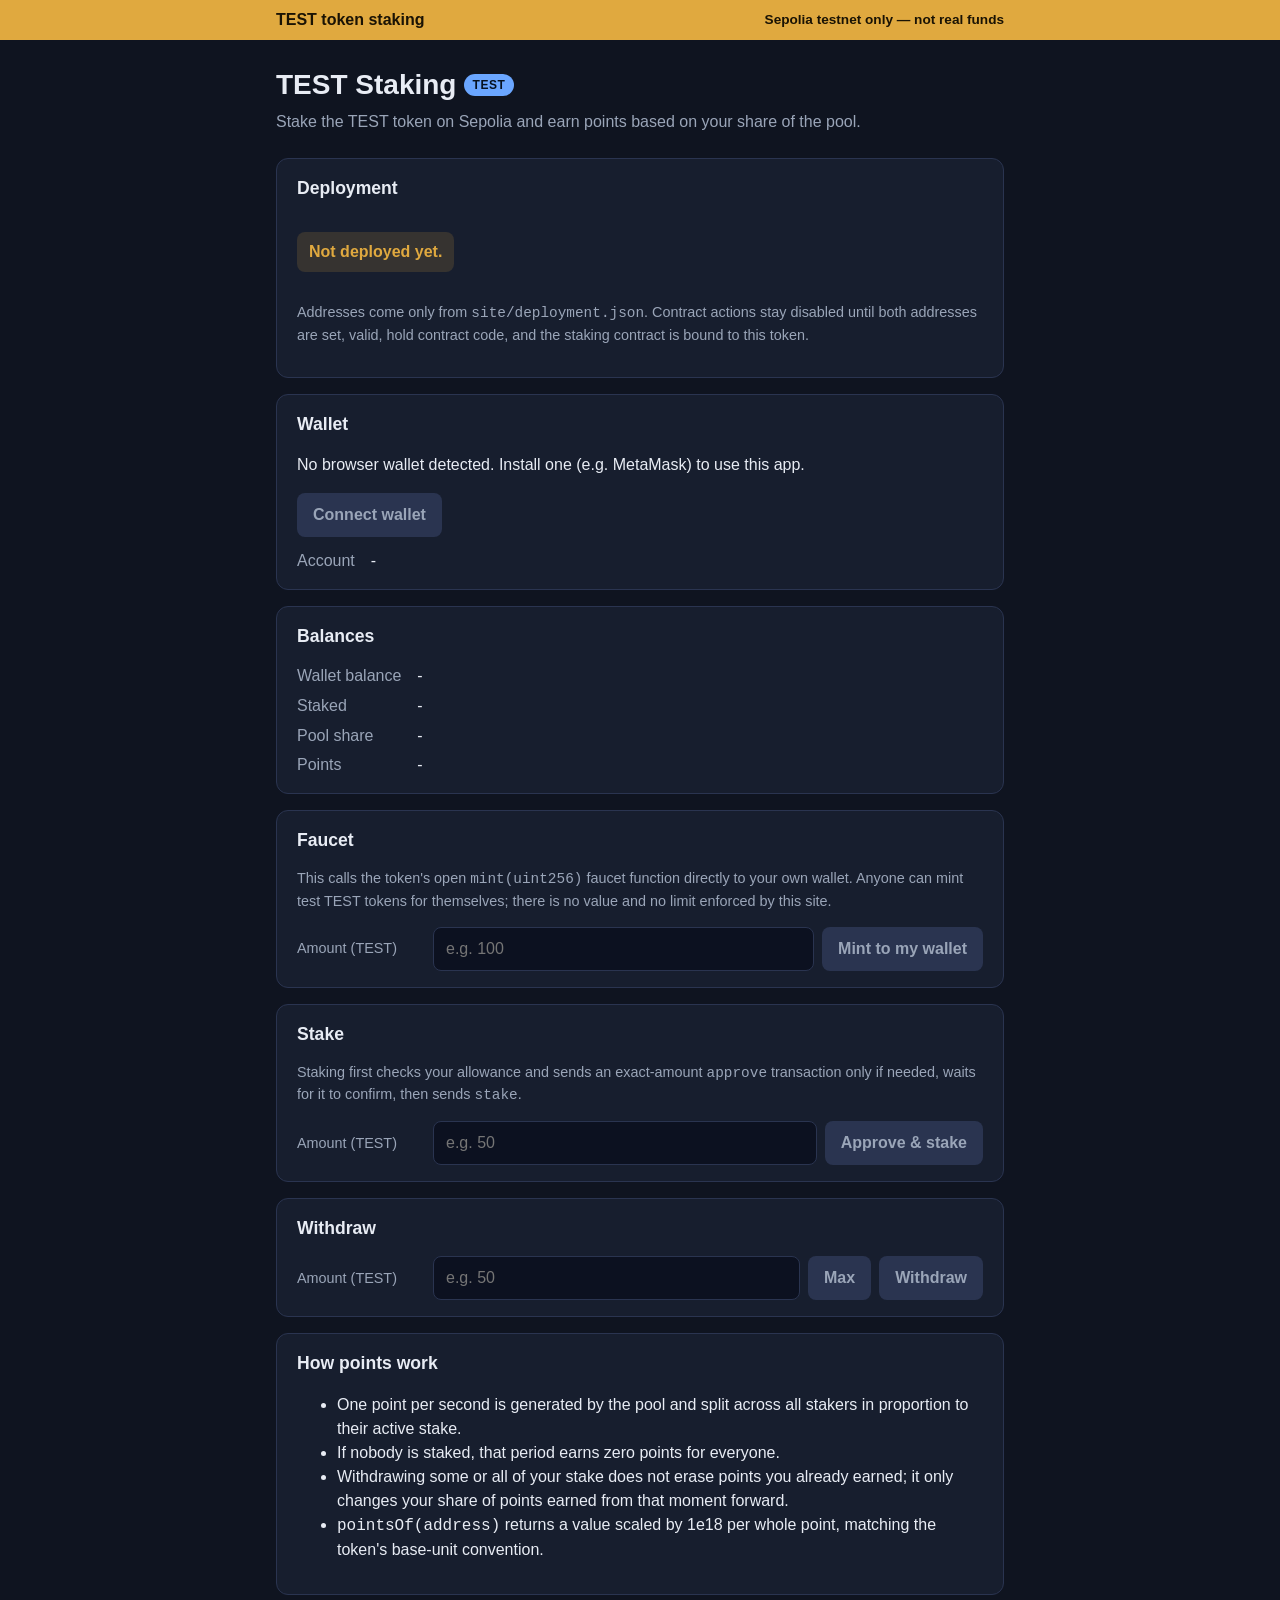
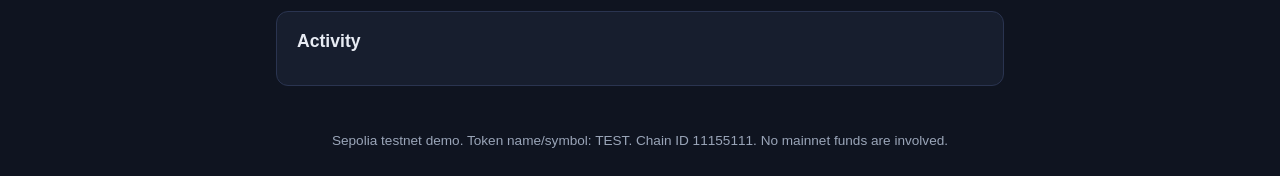
<file: site/index.html>
<!DOCTYPE html>
<html lang="en">
<head>
<meta charset="utf-8">
<meta name="viewport" content="width=device-width, initial-scale=1">
<title>TEST Staking — Sepolia Testnet</title>
<link rel="stylesheet" href="styles.css">
</head>
<body>
<a class="skip-link" href="#main">Skip to content</a>

<header class="banner" role="banner">
  <div class="banner-inner">
    <strong>TEST token staking</strong>
    <span class="badge" aria-label="network">Sepolia testnet only — not real funds</span>
  </div>
</header>

<header class="site-header">
  <h1>TEST Staking <span class="chip">TEST</span></h1>
  <p class="subtitle">Stake the TEST token on Sepolia and earn points based on your share of the pool.</p>
</header>

<main id="main">

  <section class="card" aria-labelledby="deploy-heading">
    <h2 id="deploy-heading">Deployment</h2>
    <p id="deploy-status" class="status status-pending" role="status">Checking deployment.json...</p>
    <p class="hint">Addresses come only from <code>site/deployment.json</code>. Contract actions stay disabled until both addresses are set, valid, hold contract code, and the staking contract is bound to this token.</p>
  </section>

  <section class="card" aria-labelledby="wallet-heading">
    <h2 id="wallet-heading">Wallet</h2>
    <p id="wallet-status" role="status">Checking for a browser wallet...</p>
    <div class="actions">
      <button id="connect-btn" type="button">Connect wallet</button>
      <button id="switch-chain-btn" type="button" hidden>Switch to Sepolia</button>
    </div>
    <dl class="kv">
      <dt>Account</dt><dd id="account">-</dd>
    </dl>
  </section>

  <section class="card" aria-labelledby="balances-heading">
    <h2 id="balances-heading">Balances</h2>
    <dl class="kv">
      <dt>Wallet balance</dt><dd id="balance">-</dd>
      <dt>Staked</dt><dd id="staked">-</dd>
      <dt>Pool share</dt><dd id="pool-share">-</dd>
      <dt>Points</dt><dd id="points">-</dd>
    </dl>
  </section>

  <section class="card" aria-labelledby="faucet-heading">
    <h2 id="faucet-heading">Faucet</h2>
    <p class="hint">This calls the token's open <code>mint(uint256)</code> faucet function directly to your own wallet. Anyone can mint test TEST tokens for themselves; there is no value and no limit enforced by this site.</p>
    <div class="field-row">
      <label for="faucet-amount">Amount (TEST)</label>
      <input id="faucet-amount" type="text" inputmode="decimal" placeholder="e.g. 100" autocomplete="off">
      <button id="faucet-btn" type="button" disabled>Mint to my wallet</button>
    </div>
  </section>

  <section class="card" aria-labelledby="stake-heading">
    <h2 id="stake-heading">Stake</h2>
    <p class="hint">Staking first checks your allowance and sends an exact-amount <code>approve</code> transaction only if needed, waits for it to confirm, then sends <code>stake</code>.</p>
    <div class="field-row">
      <label for="stake-amount">Amount (TEST)</label>
      <input id="stake-amount" type="text" inputmode="decimal" placeholder="e.g. 50" autocomplete="off">
      <button id="stake-btn" type="button" disabled>Approve &amp; stake</button>
    </div>
  </section>

  <section class="card" aria-labelledby="withdraw-heading">
    <h2 id="withdraw-heading">Withdraw</h2>
    <div class="field-row">
      <label for="withdraw-amount">Amount (TEST)</label>
      <input id="withdraw-amount" type="text" inputmode="decimal" placeholder="e.g. 50" autocomplete="off">
      <button id="withdraw-max-btn" type="button" disabled>Max</button>
      <button id="withdraw-btn" type="button" disabled>Withdraw</button>
    </div>
  </section>

  <section class="card" aria-labelledby="points-heading">
    <h2 id="points-heading">How points work</h2>
    <ul>
      <li>One point per second is generated by the pool and split across all stakers in proportion to their active stake.</li>
      <li>If nobody is staked, that period earns zero points for everyone.</li>
      <li>Withdrawing some or all of your stake does not erase points you already earned; it only changes your share of points earned from that moment forward.</li>
      <li><code>pointsOf(address)</code> returns a value scaled by 1e18 per whole point, matching the token's base-unit convention.</li>
    </ul>
  </section>

  <section class="card" aria-labelledby="activity-heading">
    <h2 id="activity-heading">Activity</h2>
    <ul id="activity-log" class="activity-log" aria-live="polite"></ul>
  </section>

</main>

<footer class="site-footer">
  <p>Sepolia testnet demo. Token name/symbol: TEST. Chain ID 11155111. No mainnet funds are involved.</p>
</footer>

<script src="lib.js"></script>
<script src="app.js"></script>
</body>
</html>
</file>
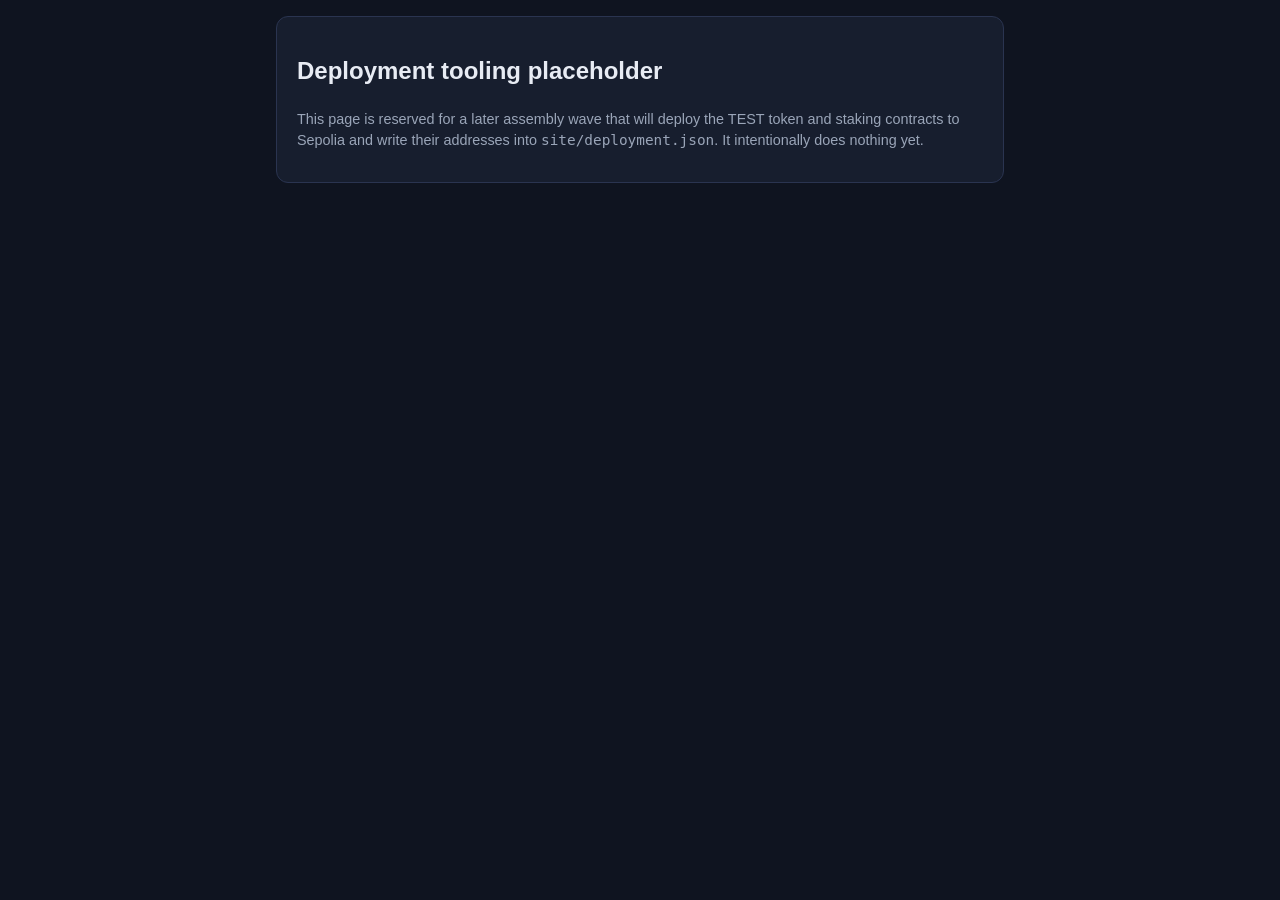
<file: site/deploy.html>
<!DOCTYPE html>
<html lang="en">
<head>
<meta charset="utf-8">
<meta name="viewport" content="width=device-width, initial-scale=1">
<title>TEST Staking — Deploy (placeholder)</title>
<link rel="stylesheet" href="styles.css">
</head>
<body>
<main id="main" style="max-width:760px;margin:0 auto;padding:1rem;">
  <section class="card">
    <h1>Deployment tooling placeholder</h1>
    <p class="hint">
      This page is reserved for a later assembly wave that will deploy the TEST token
      and staking contracts to Sepolia and write their addresses into
      <code>site/deployment.json</code>. It intentionally does nothing yet.
    </p>
  </section>
</main>
<script src="deploy.js"></script>
</body>
</html>
</file>
<file: site/styles.css>
:root {
  color-scheme: light dark;
  --bg: #0f1420;
  --card-bg: #171e2e;
  --text: #e8ecf4;
  --muted: #9aa5b8;
  --accent: #6aa6ff;
  --ok: #3fbf6f;
  --warn: #e0a93f;
  --error: #e05f5f;
  --border: #2a3450;
  font-size: 16px;
}

* { box-sizing: border-box; }

body {
  margin: 0;
  background: var(--bg);
  color: var(--text);
  font-family: -apple-system, BlinkMacSystemFont, "Segoe UI", Roboto, Helvetica, Arial, sans-serif;
  line-height: 1.5;
}

.skip-link {
  position: absolute;
  left: -999px;
  top: auto;
}
.skip-link:focus {
  left: 0.5rem;
  top: 0.5rem;
  background: var(--accent);
  color: #06111f;
  padding: 0.5rem 1rem;
  border-radius: 0.25rem;
  z-index: 10;
}

.banner {
  background: var(--warn);
  color: #1a1304;
}
.banner-inner {
  max-width: 760px;
  margin: 0 auto;
  padding: 0.5rem 1rem;
  display: flex;
  flex-wrap: wrap;
  gap: 0.5rem;
  align-items: center;
  justify-content: space-between;
}
.badge {
  font-size: 0.85rem;
  font-weight: 600;
}

.site-header {
  max-width: 760px;
  margin: 0 auto;
  padding: 1.5rem 1rem 0.5rem;
}
.site-header h1 {
  margin: 0 0 0.25rem;
  font-size: 1.75rem;
  display: flex;
  align-items: center;
  gap: 0.5rem;
}
.chip {
  font-size: 0.75rem;
  background: var(--accent);
  color: #06111f;
  padding: 0.15rem 0.5rem;
  border-radius: 1rem;
  font-weight: 700;
  letter-spacing: 0.05em;
}
.subtitle {
  color: var(--muted);
  margin: 0;
}

main {
  max-width: 760px;
  margin: 0 auto;
  padding: 1rem;
  display: flex;
  flex-direction: column;
  gap: 1rem;
}

.card {
  background: var(--card-bg);
  border: 1px solid var(--border);
  border-radius: 0.75rem;
  padding: 1rem 1.25rem;
}
.card h2 {
  margin-top: 0;
  font-size: 1.1rem;
}

.status {
  font-weight: 600;
  padding: 0.5rem 0.75rem;
  border-radius: 0.5rem;
  display: inline-block;
}
.status-pending { background: rgba(224, 169, 63, 0.15); color: var(--warn); }
.status-ok { background: rgba(63, 191, 111, 0.15); color: var(--ok); }
.status-error { background: rgba(224, 95, 95, 0.15); color: var(--error); }

.hint {
  color: var(--muted);
  font-size: 0.9rem;
}

.actions {
  display: flex;
  flex-wrap: wrap;
  gap: 0.5rem;
  margin: 0.75rem 0;
}

button {
  background: var(--accent);
  color: #06111f;
  border: none;
  border-radius: 0.5rem;
  padding: 0.65rem 1rem;
  font-size: 1rem;
  font-weight: 600;
  cursor: pointer;
  min-height: 44px;
}
button:disabled {
  background: var(--border);
  color: var(--muted);
  cursor: not-allowed;
}
button:focus-visible, input:focus-visible, a:focus-visible {
  outline: 3px solid var(--accent);
  outline-offset: 2px;
}

.kv {
  display: grid;
  grid-template-columns: max-content 1fr;
  gap: 0.35rem 1rem;
  margin: 0.5rem 0 0;
}
.kv dt { color: var(--muted); }
.kv dd { margin: 0; word-break: break-all; }

.field-row {
  display: flex;
  flex-wrap: wrap;
  align-items: center;
  gap: 0.5rem;
}
.field-row label {
  min-width: 100%;
  color: var(--muted);
  font-size: 0.9rem;
}
.field-row input {
  flex: 1 1 10rem;
  min-height: 44px;
  padding: 0.5rem 0.75rem;
  border-radius: 0.5rem;
  border: 1px solid var(--border);
  background: #0c1120;
  color: var(--text);
  font-size: 1rem;
}

.activity-log {
  list-style: none;
  margin: 0;
  padding: 0;
  max-height: 16rem;
  overflow-y: auto;
  display: flex;
  flex-direction: column;
  gap: 0.35rem;
}
.log-item {
  padding: 0.4rem 0.6rem;
  border-radius: 0.4rem;
  background: #0c1120;
  font-size: 0.9rem;
  display: flex;
  gap: 0.5rem;
  flex-wrap: wrap;
}
.log-item a { color: var(--accent); }
.log-success { border-left: 3px solid var(--ok); }
.log-pending { border-left: 3px solid var(--warn); }
.log-rejected { border-left: 3px solid var(--error); }

.site-footer {
  max-width: 760px;
  margin: 0 auto;
  padding: 1rem;
  color: var(--muted);
  font-size: 0.85rem;
  text-align: center;
}

@media (min-width: 640px) {
  .field-row label { min-width: 8rem; }
}
</file>
